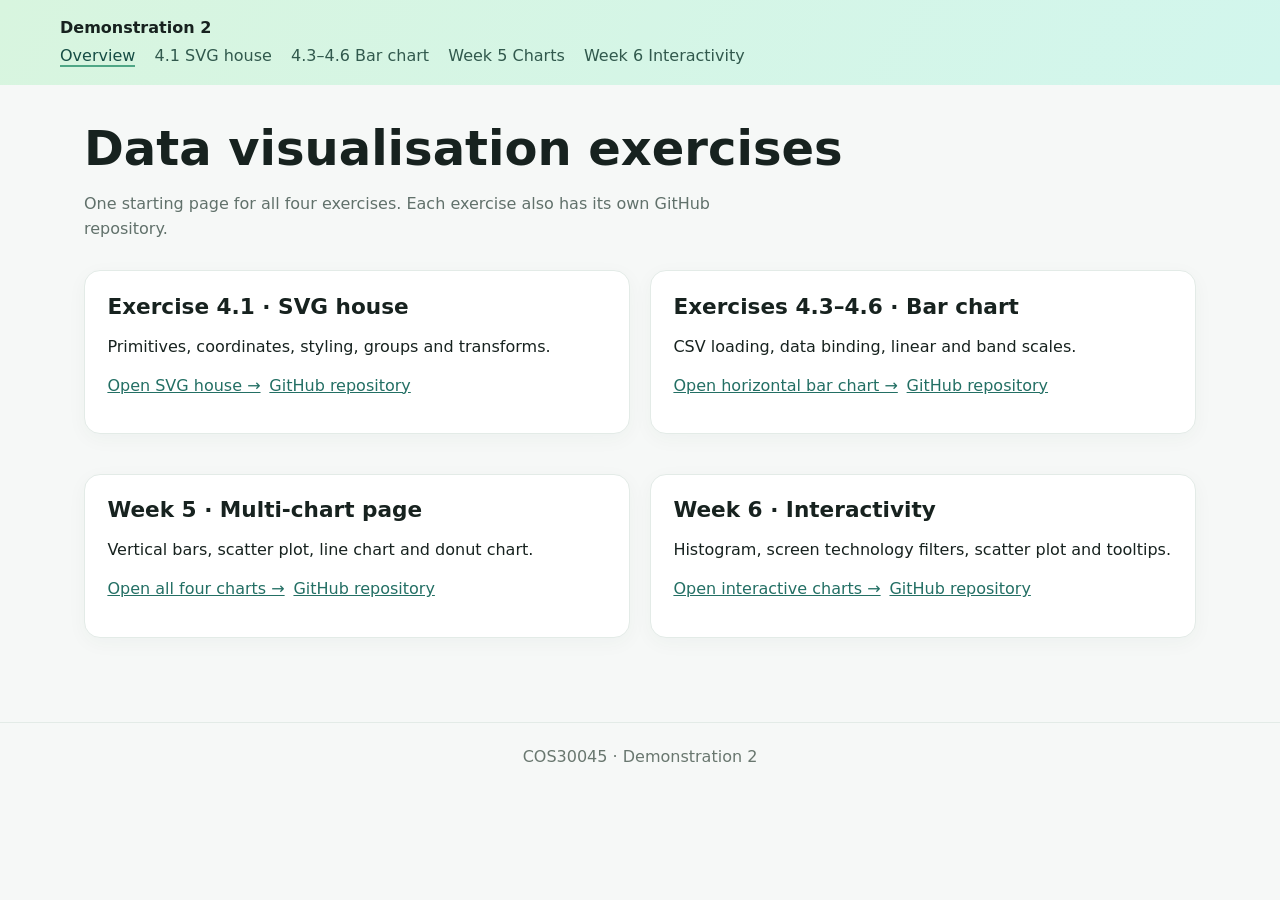
<file: index.html>
<!doctype html>
<html lang="en">
  <head>
    <meta charset="utf-8" />
    <meta name="viewport" content="width=device-width,initial-scale=1" />
    <title>Demonstration 2</title>
    <link rel="stylesheet" href="assets/site.css" />
  </head>
  <body>
    <header>
      <strong>Demonstration 2</strong>
      <nav aria-label="Exercises">
        <a href="index.html" aria-current="page">Overview</a>
        <a href="week4/house.html">4.1 SVG house</a>
        <a href="week4/bar.html">4.3–4.6 Bar chart</a>
        <a href="week5/index.html">Week 5 Charts</a>
        <a href="week6/index.html">Week 6 Interactivity</a>
      </nav>
    </header>
    <main>
      <h1>Data visualisation exercises</h1>
      <p class="lede">
        One starting page for all four exercises. Each exercise also has its own GitHub repository.
      </p>
      <div class="grid">
        <article class="card">
          <h2>Exercise 4.1 · SVG house</h2>
          <p>Primitives, coordinates, styling, groups and transforms.</p>
          <div class="pill-row">
            <a href="week4/house.html">Open SVG house →</a>
            <a href="https://github.com/Sammiele224/COS30045-Demonstration-2-exercise-4-1">GitHub repository</a>
          </div>
        </article>
        <article class="card">
          <h2>Exercises 4.3–4.6 · Bar chart</h2>
          <p>CSV loading, data binding, linear and band scales.</p>
          <div class="pill-row">
            <a href="week4/bar.html">Open horizontal bar chart →</a>
            <a href="https://github.com/Sammiele224/COS30045-Demonstration-2-exercise-4-3-to-4-6">GitHub repository</a>
          </div>
        </article>
        <article class="card">
          <h2>Week 5 · Multi-chart page</h2>
          <p>Vertical bars, scatter plot, line chart and donut chart.</p>
          <div class="pill-row">
            <a href="week5/index.html">Open all four charts →</a>
            <a href="https://github.com/Sammiele224/COS30045-Demonstration-2-exercise-5">GitHub repository</a>
          </div>
        </article>
        <article class="card">
          <h2>Week 6 · Interactivity</h2>
          <p>Histogram, screen technology filters, scatter plot and tooltips.</p>
          <div class="pill-row">
            <a href="week6/index.html">Open interactive charts →</a>
            <a href="https://github.com/Sammiele224/COS30045-Demonstration-2-exercise-6">GitHub repository</a>
          </div>
        </article>
      </div>
    </main>
    <footer>COS30045 · Demonstration 2</footer>
  </body>
</html>
</file>
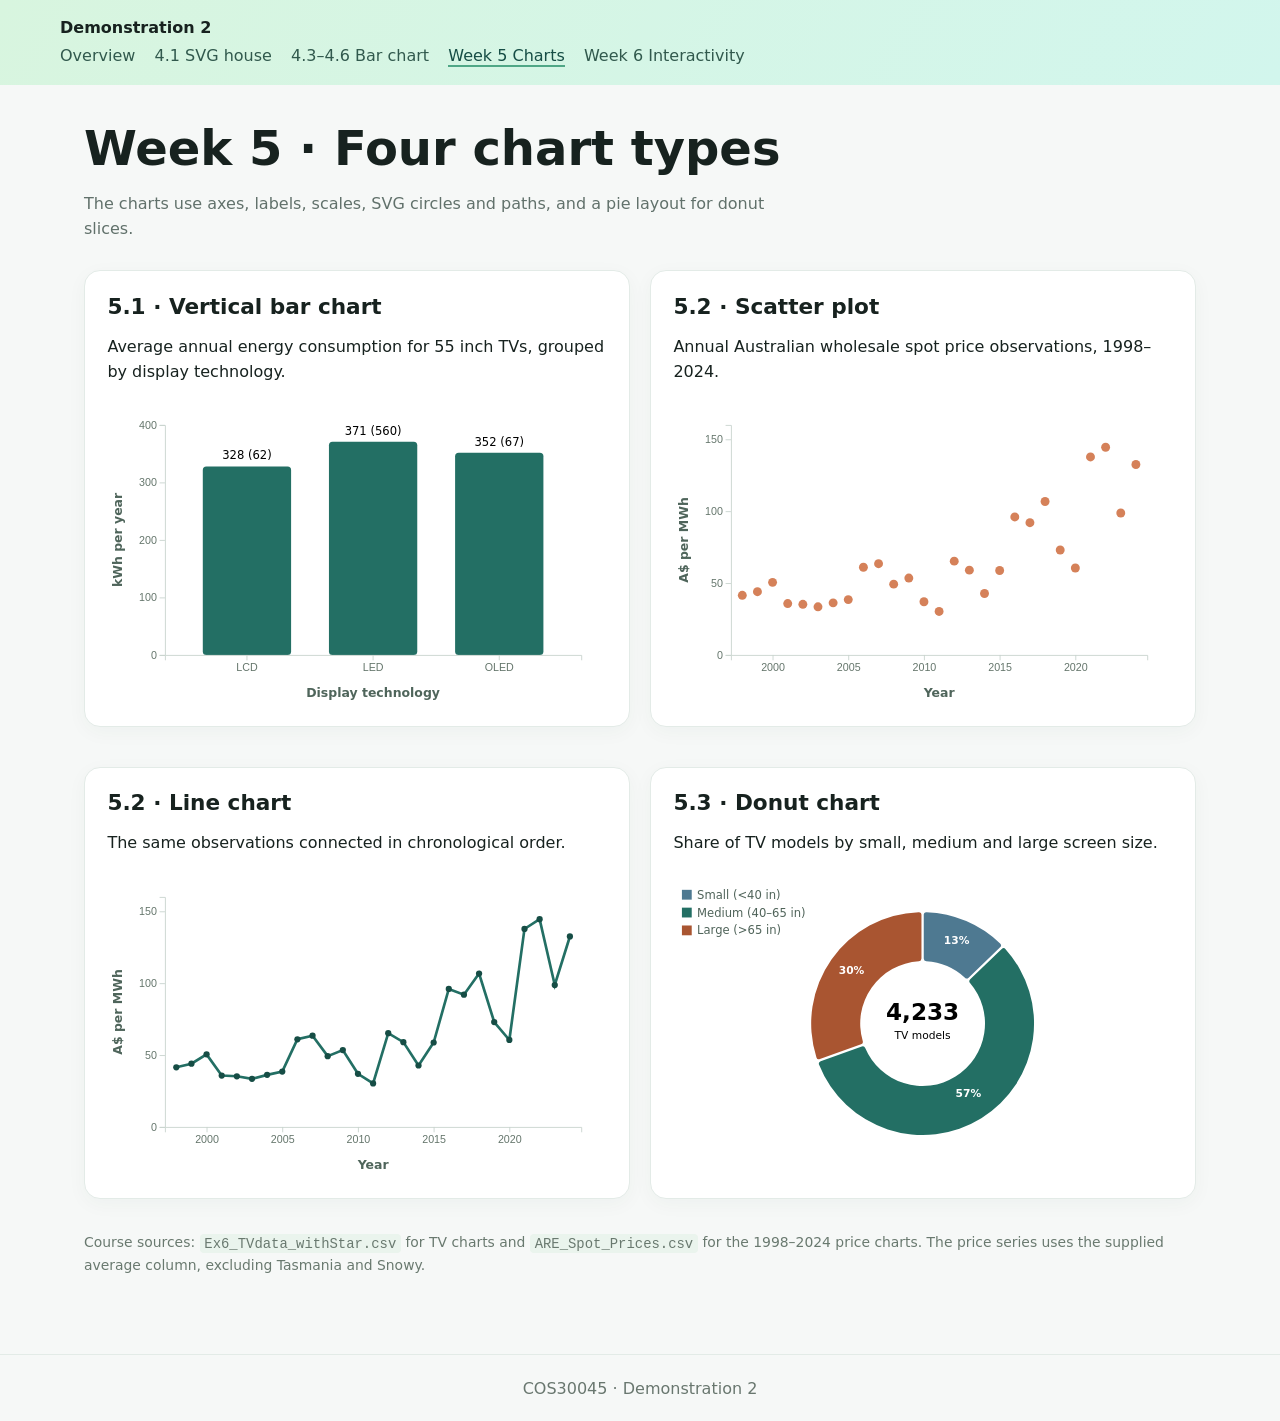
<file: week5/index.html>
<!doctype html><html lang="en"><head><meta charset="utf-8"><meta name="viewport" content="width=device-width,initial-scale=1"><title>Week 5 · Multi-chart page</title><link rel="stylesheet" href="../assets/site.css"></head><body><header><strong>Demonstration 2</strong><nav aria-label="Exercises"><a href="../index.html">Overview</a><a href="../week4/house.html">4.1 SVG house</a><a href="../week4/bar.html">4.3–4.6 Bar chart</a><a href="index.html" aria-current="page">Week 5 Charts</a><a href="../week6/index.html">Week 6 Interactivity</a></nav></header><main><h1>Week 5 · Four chart types</h1><p class="lede">The charts use axes, labels, scales, SVG circles and paths, and a pie layout for donut slices.</p><div class="grid"><article class="card"><h2>5.1 · Vertical bar chart</h2><p>Average annual energy consumption for 55 inch TVs, grouped by display technology.</p><div id="vertical-bars" class="responsive-svg-container"></div></article><article class="card"><h2>5.2 · Scatter plot</h2><p>Annual Australian wholesale spot price observations, 1998–2024.</p><div id="spot-scatter" class="responsive-svg-container"></div></article><article class="card"><h2>5.2 · Line chart</h2><p>The same observations connected in chronological order.</p><div id="spot-line" class="responsive-svg-container"></div></article><article class="card"><h2>5.3 · Donut chart</h2><p>Share of TV models by small, medium and large screen size.</p><div id="donut" class="responsive-svg-container"></div></article></div><p class="note">Course sources: <code>Ex6_TVdata_withStar.csv</code> for TV charts and <code>ARE_Spot_Prices.csv</code> for the 1998–2024 price charts. The price series uses the supplied average column, excluding Tasmania and Snowy.</p></main><footer>COS30045 · Demonstration 2</footer><script src="../assets/d3.v7.min.js"></script><script src="charts.js"></script></body></html>
</file>
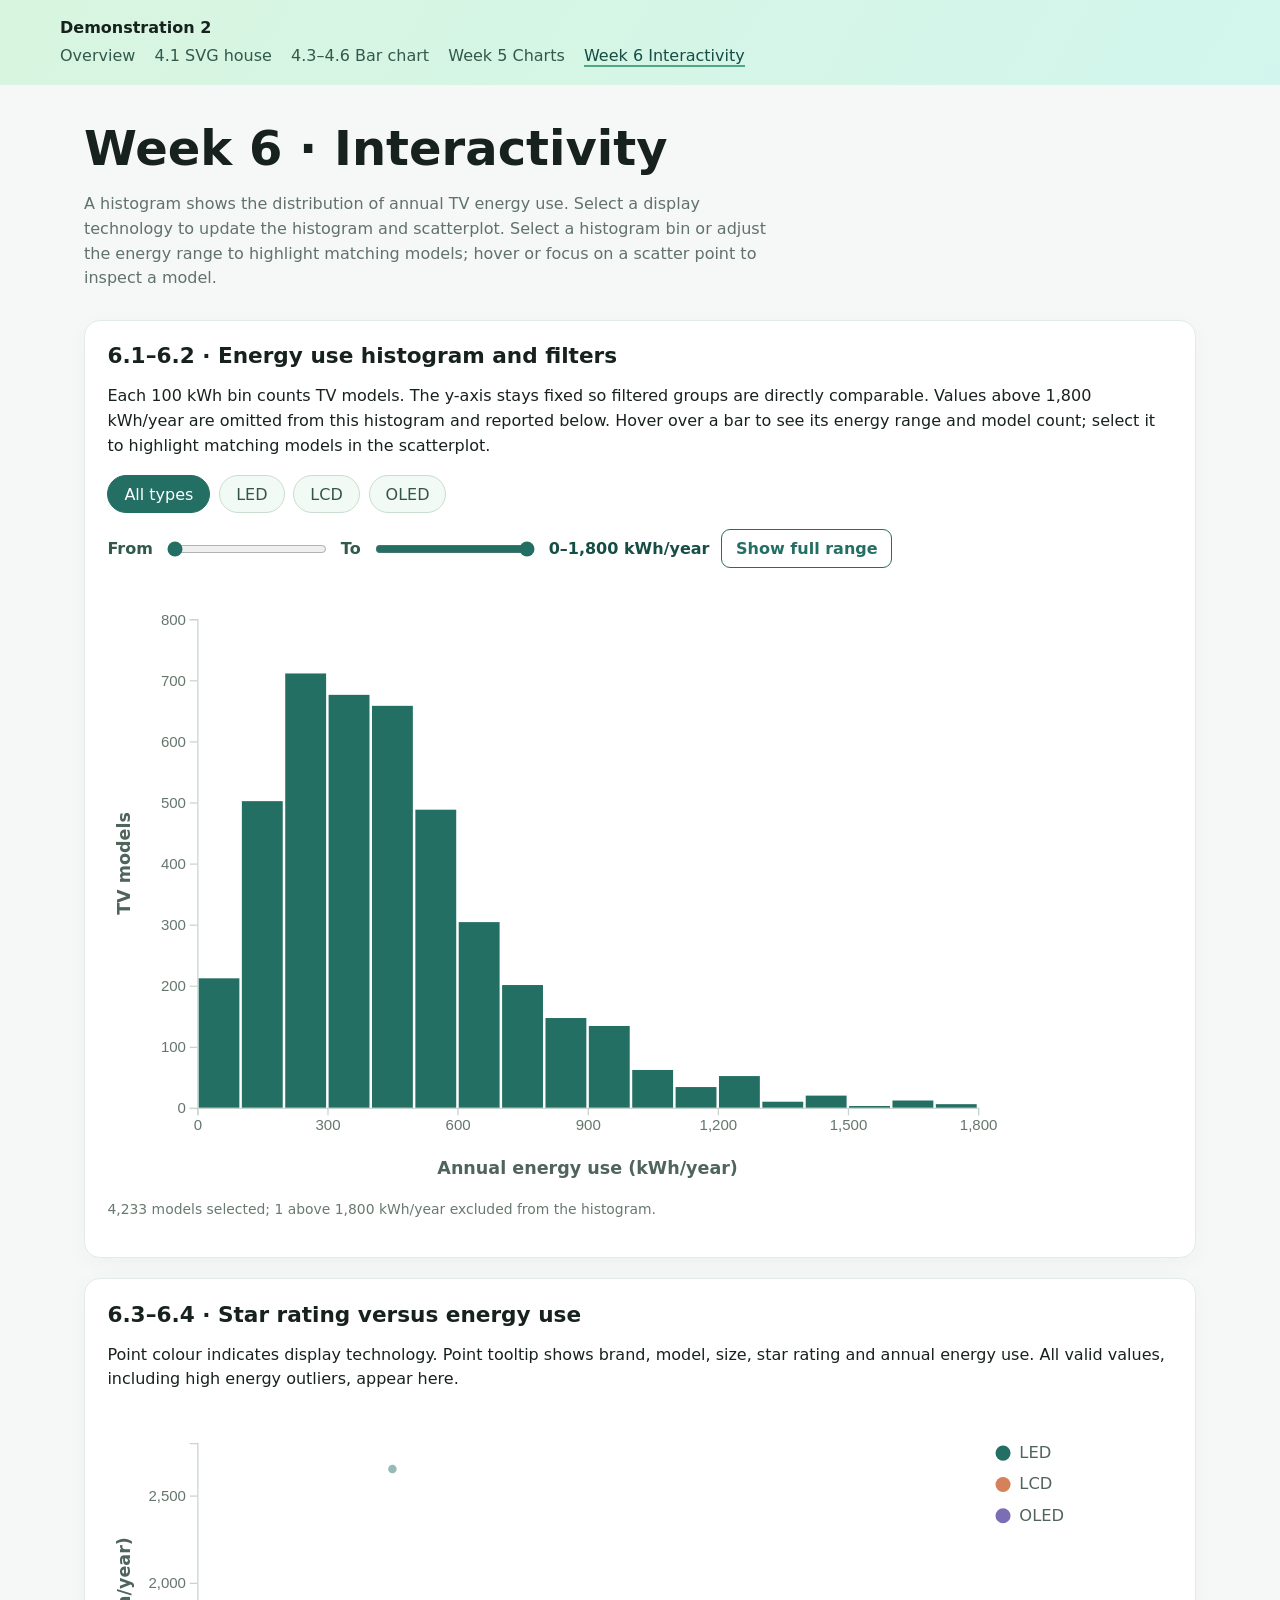
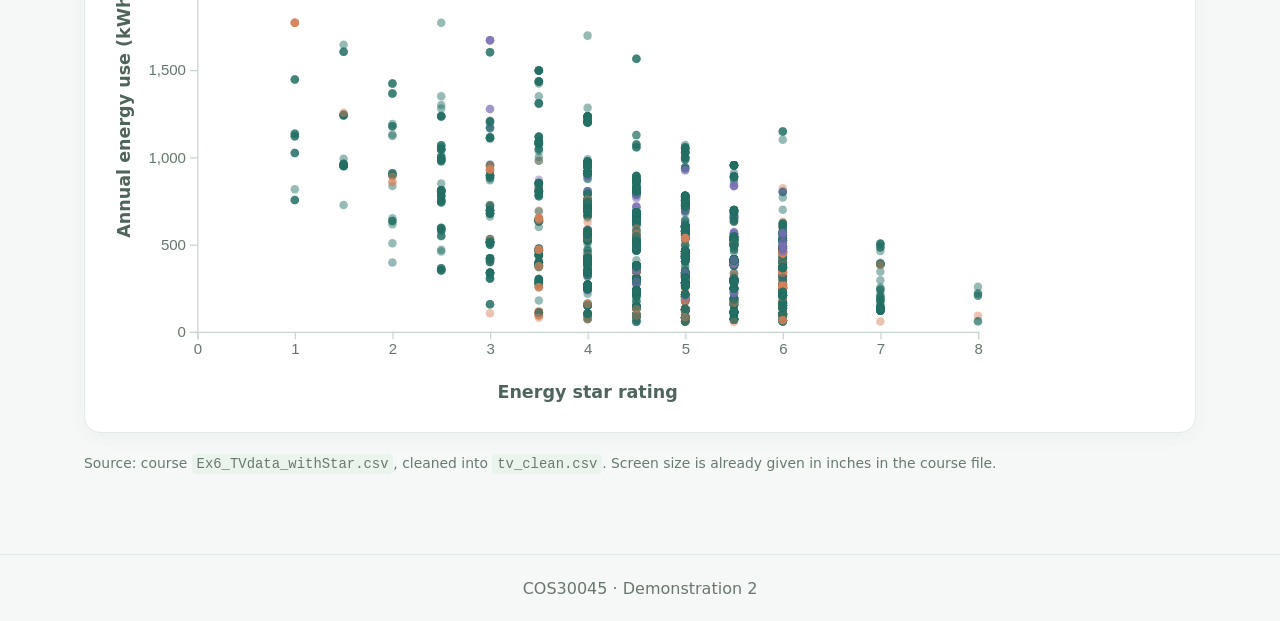
<file: week6/index.html>
<!doctype html>
<html lang="en">
  <head>
    <meta charset="utf-8" />
    <meta name="viewport" content="width=device-width,initial-scale=1" />
    <title>Week 6 · Interactivity</title>
    <link rel="stylesheet" href="../assets/site.css" />
  </head>
  <body>
    <header>
      <strong>Demonstration 2</strong>
      <nav aria-label="Exercises">
        <a href="../index.html">Overview</a>
        <a href="../week4/house.html">4.1 SVG house</a>
        <a href="../week4/bar.html">4.3–4.6 Bar chart</a>
        <a href="../week5/index.html">Week 5 Charts</a>
        <a href="index.html" aria-current="page">Week 6 Interactivity</a>
      </nav>
    </header>
    <main>
      <h1>Week 6 · Interactivity</h1>
      <p class="lede">
        A histogram shows the distribution of annual TV energy use. Select a display technology to
        update the histogram and scatterplot. Select a histogram bin or adjust the energy range to
        highlight matching models; hover or focus on a scatter point to inspect a model.
      </p>
      <article class="card">
        <h2>6.1–6.2 · Energy use histogram and filters</h2>
        <p>
          Each 100 kWh bin counts TV models. The y-axis stays fixed so filtered groups are directly
          comparable. Values above 1,800 kWh/year are omitted from this histogram and reported
          below. Hover over a bar to see its energy range and model count; select it to highlight
          matching models in the scatterplot.
        </p>
        <div
          id="filters_screen"
          class="pill-row"
          role="group"
          aria-label="Filter by display technology"
        ></div>
        <div class="chart-controls" role="group" aria-label="Choose annual energy range">
          <label for="energy-min">From</label>
          <input id="energy-min" type="range" min="0" max="1700" value="0" step="100" />
          <label for="energy-max">To</label>
          <input id="energy-max" type="range" min="100" max="1800" value="1800" step="100" />
          <output id="energy-range-value" class="control-output" for="energy-min energy-max"
            >0–1,800 kWh/year</output
          >
          <button id="energy-reset" class="action-button secondary" type="button">
            Show full range
          </button>
        </div>
        <div id="histogram" class="responsive-svg-container"></div>
        <p id="hist-status" class="note" aria-live="polite"></p>
        <p id="hist-bin-status" class="visually-hidden" aria-live="polite">
          Select a bin to highlight matching models in the scatterplot.
        </p>
      </article>
      <article class="card">
        <h2>6.3–6.4 · Star rating versus energy use</h2>
        <p>
          Point colour indicates display technology. Point tooltip shows brand, model, size, star
          rating and annual energy use. All valid values, including high energy outliers, appear
          here.
        </p>
        <div id="scatterplot" class="responsive-svg-container"></div>
        <p id="scatter-status" class="visually-hidden" aria-live="polite">
          Hover, focus, or select a point to inspect a TV model.
        </p>
      </article>
      <p class="note">
        Source: course <code>Ex6_TVdata_withStar.csv</code>, cleaned into <code>tv_clean.csv</code>.
        Screen size is already given in inches in the course file.
      </p>
    </main>
    <footer>COS30045 · Demonstration 2</footer>
    <script src="../assets/d3.v7.min.js"></script>
    <script src="../assets/chart-interactions.js"></script>
    <script src="shared-constants.js"></script>
    <script src="histogram.js?v=20261031-2"></script>
    <script src="scatterplot.js"></script>
    <script src="interactions.js"></script>
    <script src="load-data.js"></script>
  </body>
</html>
</file>
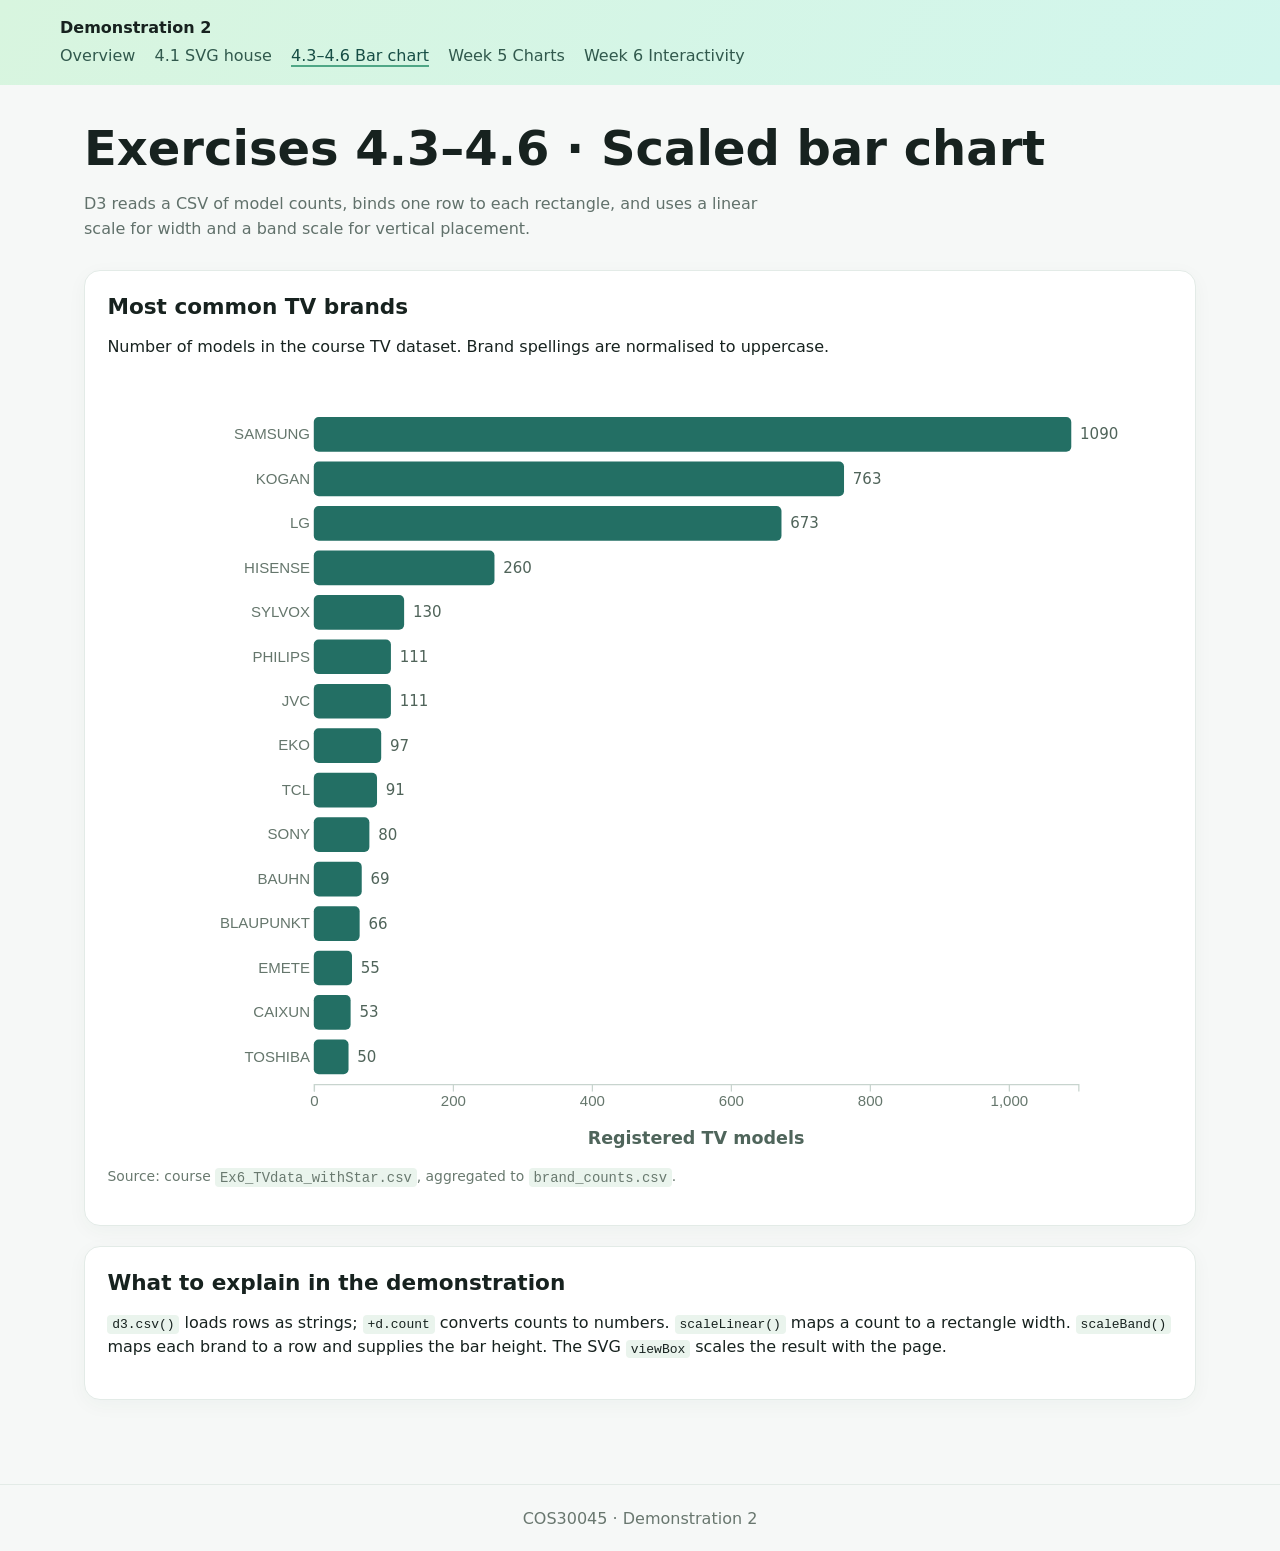
<file: week4/bar.html>
<!doctype html><html lang="en"><head><meta charset="utf-8"><meta name="viewport" content="width=device-width,initial-scale=1"><title>4.3–4.6 Scaled bar chart</title><link rel="stylesheet" href="../assets/site.css"></head><body><header><strong>Demonstration 2</strong><nav aria-label="Exercises"><a href="../index.html">Overview</a><a href="house.html">4.1 SVG house</a><a href="bar.html" aria-current="page">4.3–4.6 Bar chart</a><a href="../week5/index.html">Week 5 Charts</a><a href="../week6/index.html">Week 6 Interactivity</a></nav></header><main><h1>Exercises 4.3–4.6 · Scaled bar chart</h1><p class="lede">D3 reads a CSV of model counts, binds one row to each rectangle, and uses a linear scale for width and a band scale for vertical placement.</p><article class="card"><h2>Most common TV brands</h2><p>Number of models in the course TV dataset. Brand spellings are normalised to uppercase.</p><div id="bar-chart" class="responsive-svg-container"></div><p class="note">Source: course <code>Ex6_TVdata_withStar.csv</code>, aggregated to <code>brand_counts.csv</code>.</p></article><article class="card"><h2>What to explain in the demonstration</h2><p><code>d3.csv()</code> loads rows as strings; <code>+d.count</code> converts counts to numbers. <code>scaleLinear()</code> maps a count to a rectangle width. <code>scaleBand()</code> maps each brand to a row and supplies the bar height. The SVG <code>viewBox</code> scales the result with the page.</p></article></main><footer>COS30045 · Demonstration 2</footer><script src="../assets/d3.v7.min.js"></script><script src="bar.js"></script></body></html>
</file>
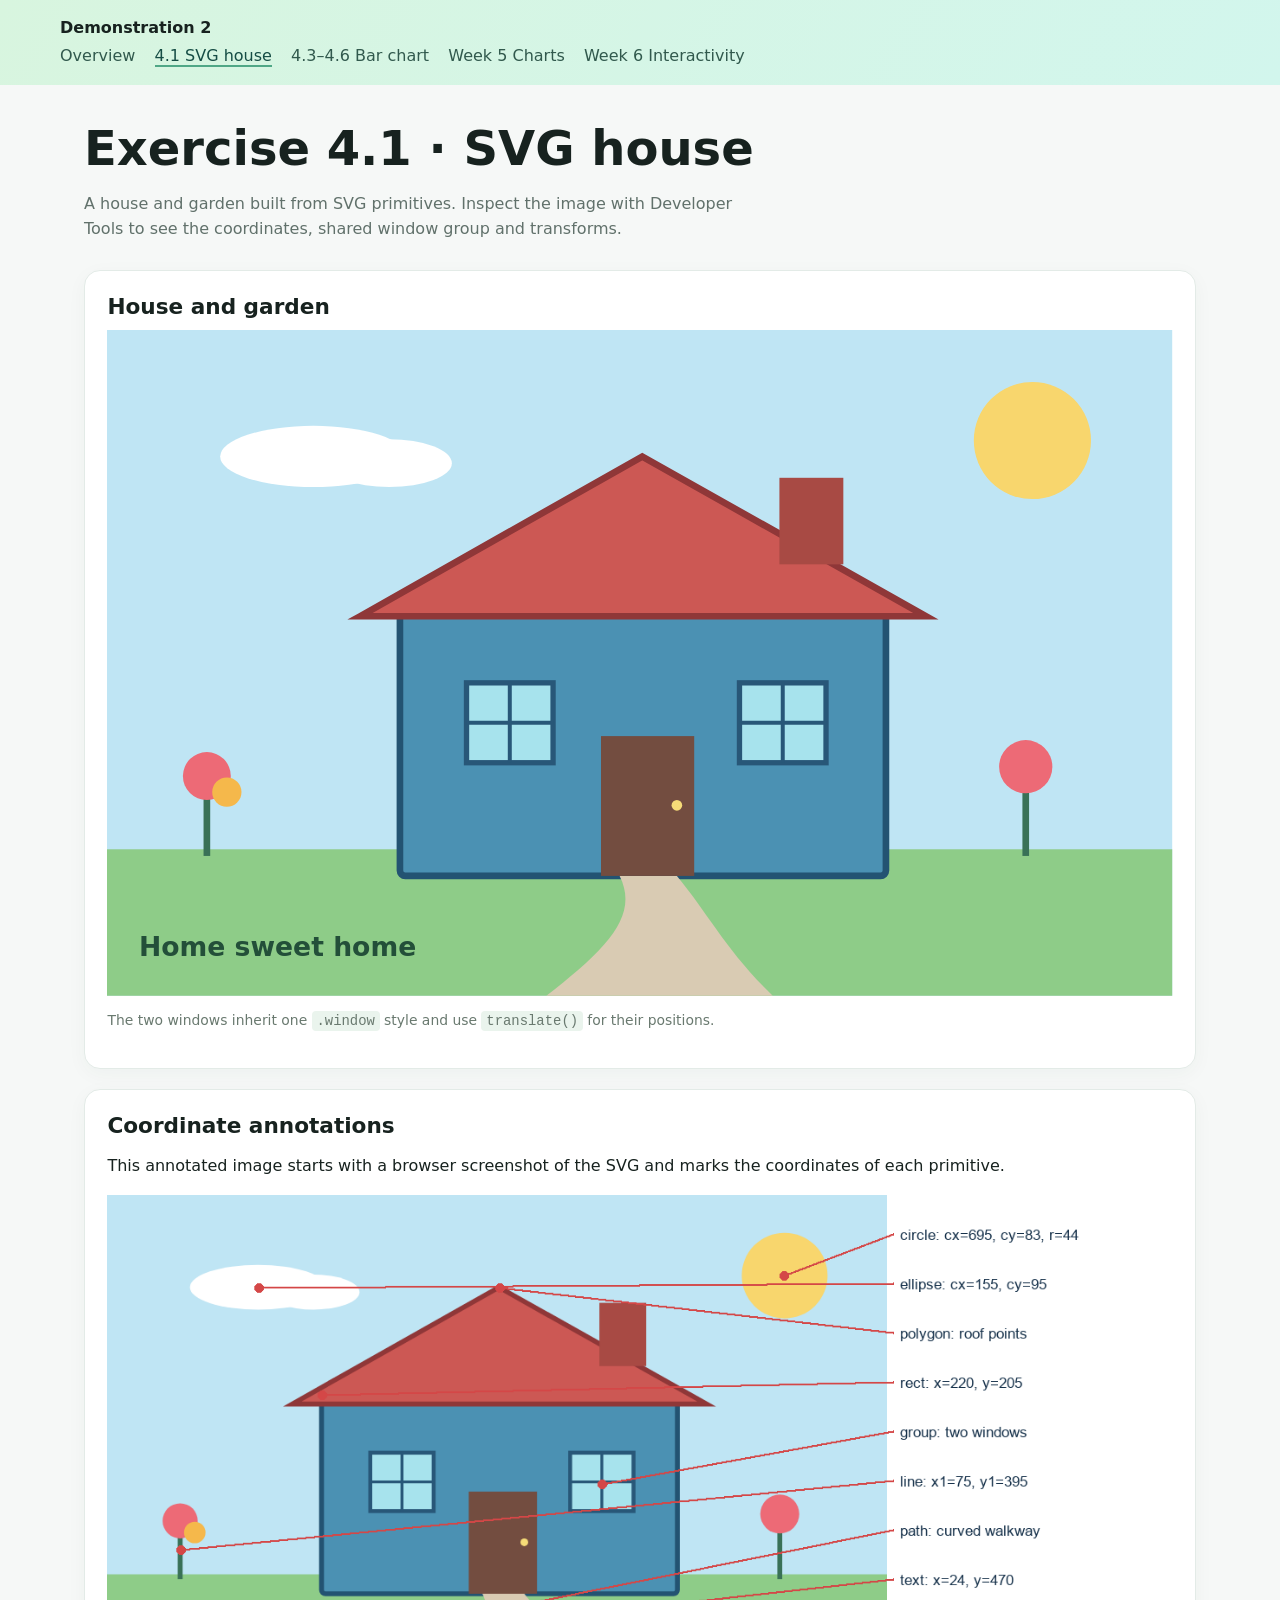
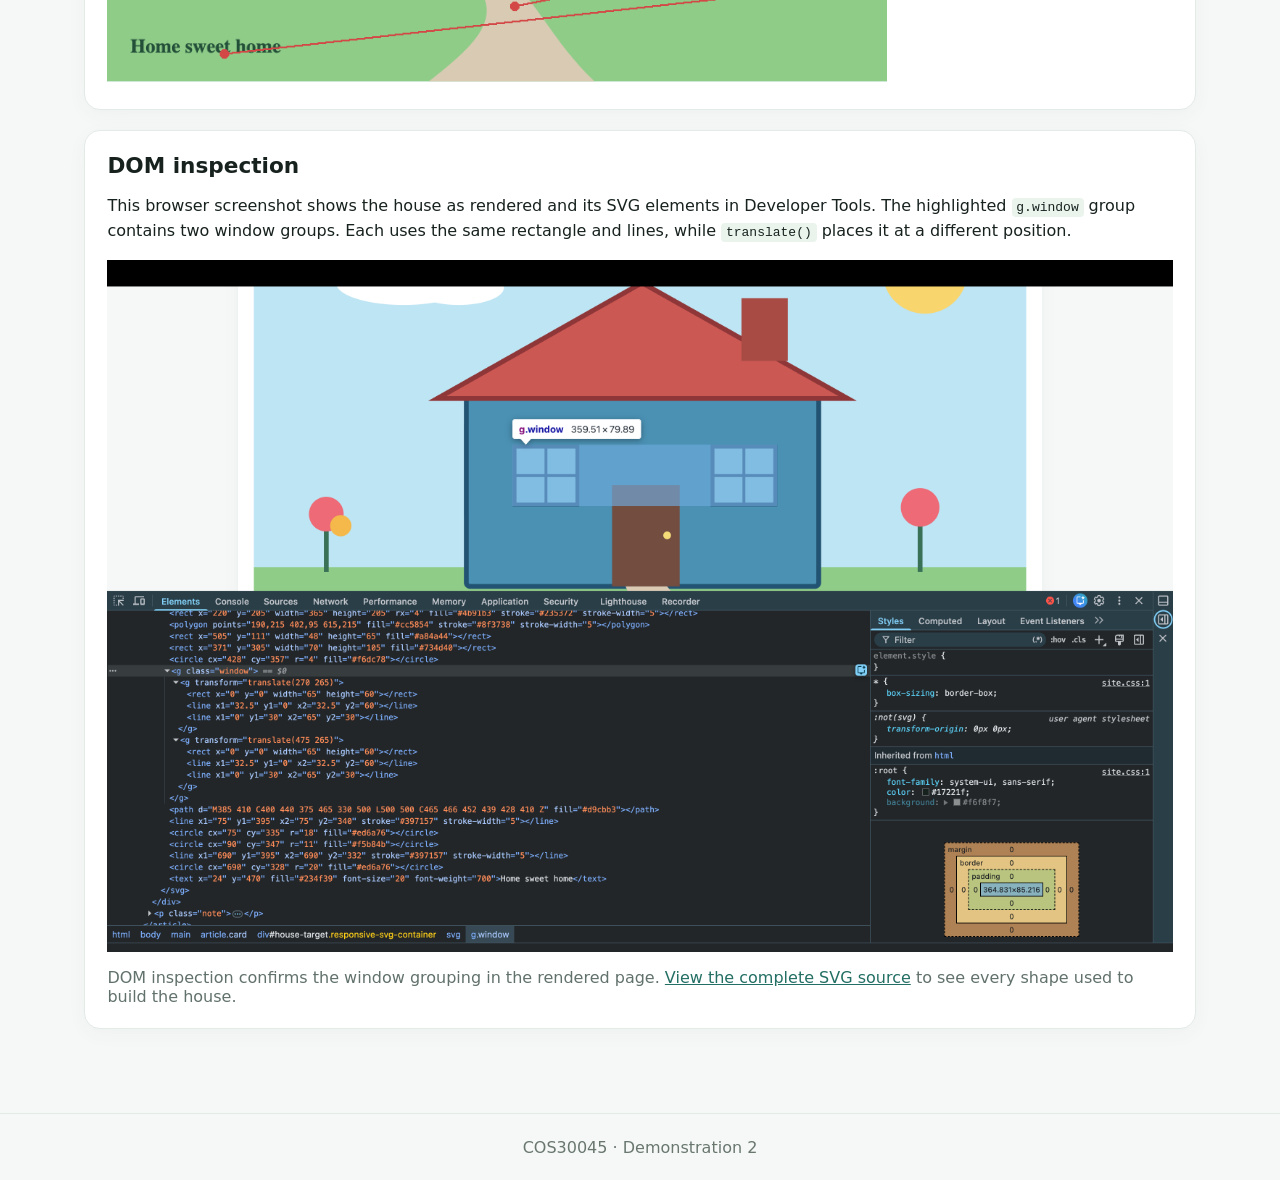
<file: week4/house.html>
<!doctype html>
<html lang="en">
  <head>
    <meta charset="utf-8" />
    <meta name="viewport" content="width=device-width,initial-scale=1" />
    <title>4.1 SVG house</title>
    <link rel="stylesheet" href="../assets/site.css" />
  </head>
  <body>
    <header>
      <strong>Demonstration 2</strong>
      <nav aria-label="Exercises">
        <a href="../index.html">Overview</a>
        <a href="house.html" aria-current="page">4.1 SVG house</a>
        <a href="bar.html">4.3–4.6 Bar chart</a>
        <a href="../week5/index.html">Week 5 Charts</a>
        <a href="../week6/index.html">Week 6 Interactivity</a>
      </nav>
    </header>
    <main>
      <h1>Exercise 4.1 · SVG house</h1>
      <p class="lede">
        A house and garden built from SVG primitives. Inspect the image with Developer Tools to see
        the coordinates, shared window group and transforms.
      </p>
      <article class="card">
        <h2>House and garden</h2>
        <div id="house-target" class="responsive-svg-container"></div>
        <p class="note">
          The two windows inherit one <code>.window</code> style and use
          <code>translate()</code> for their positions.
        </p>
      </article>
      <article class="card">
        <h2>Coordinate annotations</h2>
        <p>
          This annotated image starts with a browser screenshot of the SVG and marks the coordinates
          of each primitive.
        </p>
        <img
          src="../assets/house-annotated.png"
          alt="Annotated coordinate guide for all seven SVG shape types and the window group"
        />
      </article>
      <article class="card">
        <h2>DOM inspection</h2>
        <p>
          This browser screenshot shows the house as rendered and its SVG elements in Developer
          Tools. The highlighted <code>g.window</code> group contains two window groups. Each uses
          the same rectangle and lines, while <code>translate()</code> places it at a different
          position.
        </p>
        <figure class="house-figure">
          <img
            src="../assets/week4-house-dom-inspection.png"
            alt="Browser Developer Tools showing the rendered SVG house and the expanded g.window group with two translated window groups"
            width="2940"
            height="1912"
            loading="lazy"
          />
          <figcaption>
            DOM inspection confirms the window grouping in the rendered page.
            <a href="../assets/house.svg">View the complete SVG source</a> to see every shape used
            to build the house.
          </figcaption>
        </figure>
      </article>
    </main>
    <footer>COS30045 · Demonstration 2</footer>
    <script>
      fetch('../assets/house.svg')
        .then((r) => r.text())
        .then((svg) => (document.querySelector('#house-target').innerHTML = svg))
        .catch((e) => (document.querySelector('#house-target').textContent = e.message));
    </script>
  </body>
</html>
</file>
<file: assets/site.css>
:root {
  font-family: system-ui, sans-serif;
  color: #17221f;
  background: #f6f8f7;
}
* {
  box-sizing: border-box;
}
body {
  margin: 0;
}
a {
  color: #236f64;
}
header {
  background: linear-gradient(120deg, #d8f5df, #d2f6ed);
  color: #17221f;
  padding: 1.1rem max(1.5rem, calc((100vw - 1160px) / 2));
}
header a {
  color: #31594d;
  text-decoration: none;
}
nav {
  display: flex;
  gap: 1.2rem;
  flex-wrap: wrap;
  margin-top: 0.6rem;
}
nav a[aria-current='page'] {
  color: #164d45;
  border-bottom: 2px solid #4fa786;
}
main {
  max-width: 1160px;
  margin: auto;
  padding: 2rem 1.5rem 4rem;
}
h1 {
  font-size: clamp(2rem, 4vw, 3rem);
  margin: 0.2rem 0 0.7rem;
}
h2 {
  font-size: 1.35rem;
  margin: 0 0 0.7rem;
}
p {
  line-height: 1.55;
}
.lede {
  color: #61716b;
  max-width: 68ch;
  margin-bottom: 1.8rem;
}
.grid {
  display: grid;
  grid-template-columns: repeat(auto-fit, minmax(min(100%, 460px), 1fr));
  gap: 1.25rem;
}
.card {
  background: #fff;
  border: 1px solid #e3ebe7;
  border-radius: 16px;
  padding: 1.4rem;
  box-shadow: 0 5px 20px #234c390a;
  margin-bottom: 1.25rem;
}
.responsive-svg-container {
  width: 100%;
  max-width: 1200px;
  margin: auto;
}
.responsive-svg-container svg {
  width: 100%;
  height: auto;
  display: block;
}
.axis text {
  font-size: 12px;
  fill: #65766c;
}
.axis path,
.axis line {
  stroke: #c8d4ce;
}
.chart-label {
  font-size: 14px;
  fill: #4f655b;
  font-weight: 600;
}
.chart-title {
  font-size: 19px;
  fill: #17221f;
  font-weight: 700;
}
.muted {
  color: #6a7b71;
}
.pill-row {
  display: flex;
  gap: 0.55rem;
  flex-wrap: wrap;
  margin: 1rem 0;
}
.filter {
  border: 1px solid #cbdcd1;
  background: #f1faf5;
  color: #355548;
  border-radius: 999px;
  padding: 0.55rem 1rem;
  font: inherit;
  cursor: pointer;
}
.filter:hover,
.filter:focus-visible {
  outline: 2px solid #8dceb0;
}
.filter.active {
  background: #236f64;
  color: #fff;
  border-color: #236f64;
}
.note {
  font-size: 0.87rem;
  color: #69796f;
}
.error {
  color: #b42318;
  font-weight: 600;
}
footer {
  border-top: 1px solid #e3ebe7;
  color: #69776f;
  padding: 1.5rem;
  text-align: center;
}
code {
  background: #eaf4ed;
  padding: 0.12rem 0.3rem;
  border-radius: 4px;
}
pre {
  overflow: auto;
}
.source-list {
  padding-left: 1.2rem;
  line-height: 1.6;
}
.house-figure {
  margin: 0;
}
.house-figure figcaption {
  margin-top: 0.7rem;
  color: #61716b;
}
img {
  max-width: 100%;
  height: auto;
}
.legend {
  font-size: 13px;
  fill: #50645a;
}
.visually-hidden {
  position: absolute;
  width: 1px;
  height: 1px;
  padding: 0;
  margin: -1px;
  overflow: hidden;
  clip: rect(0, 0, 0, 0);
  white-space: nowrap;
  border: 0;
}
.interactive-mark {
  cursor: pointer;
}
.interactive-mark:hover,
.interactive-mark:focus-visible,
.interactive-mark.is-selected {
  stroke: #173d35;
  stroke-width: 3px;
  filter: brightness(1.08);
  outline: none;
}
.chart-controls {
  display: flex;
  align-items: center;
  gap: 0.75rem;
  flex-wrap: wrap;
  margin: 0.4rem 0 1rem;
}
.action-button {
  border: 1px solid #236f64;
  background: #236f64;
  color: #fff;
  border-radius: 9px;
  padding: 0.55rem 0.85rem;
  font: inherit;
  font-weight: 600;
  cursor: pointer;
}
.action-button.secondary {
  background: #fff;
  color: #236f64;
}
.action-button:hover,
.action-button:focus-visible {
  box-shadow: 0 0 0 3px #a8e2c8;
  outline: none;
}
.chart-controls label {
  font-weight: 600;
  color: #31594d;
}
.chart-controls input[type='range'] {
  accent-color: #236f64;
  min-width: 160px;
}
.control-output {
  font-variant-numeric: tabular-nums;
  font-weight: 700;
  color: #164d45;
}
</file>
